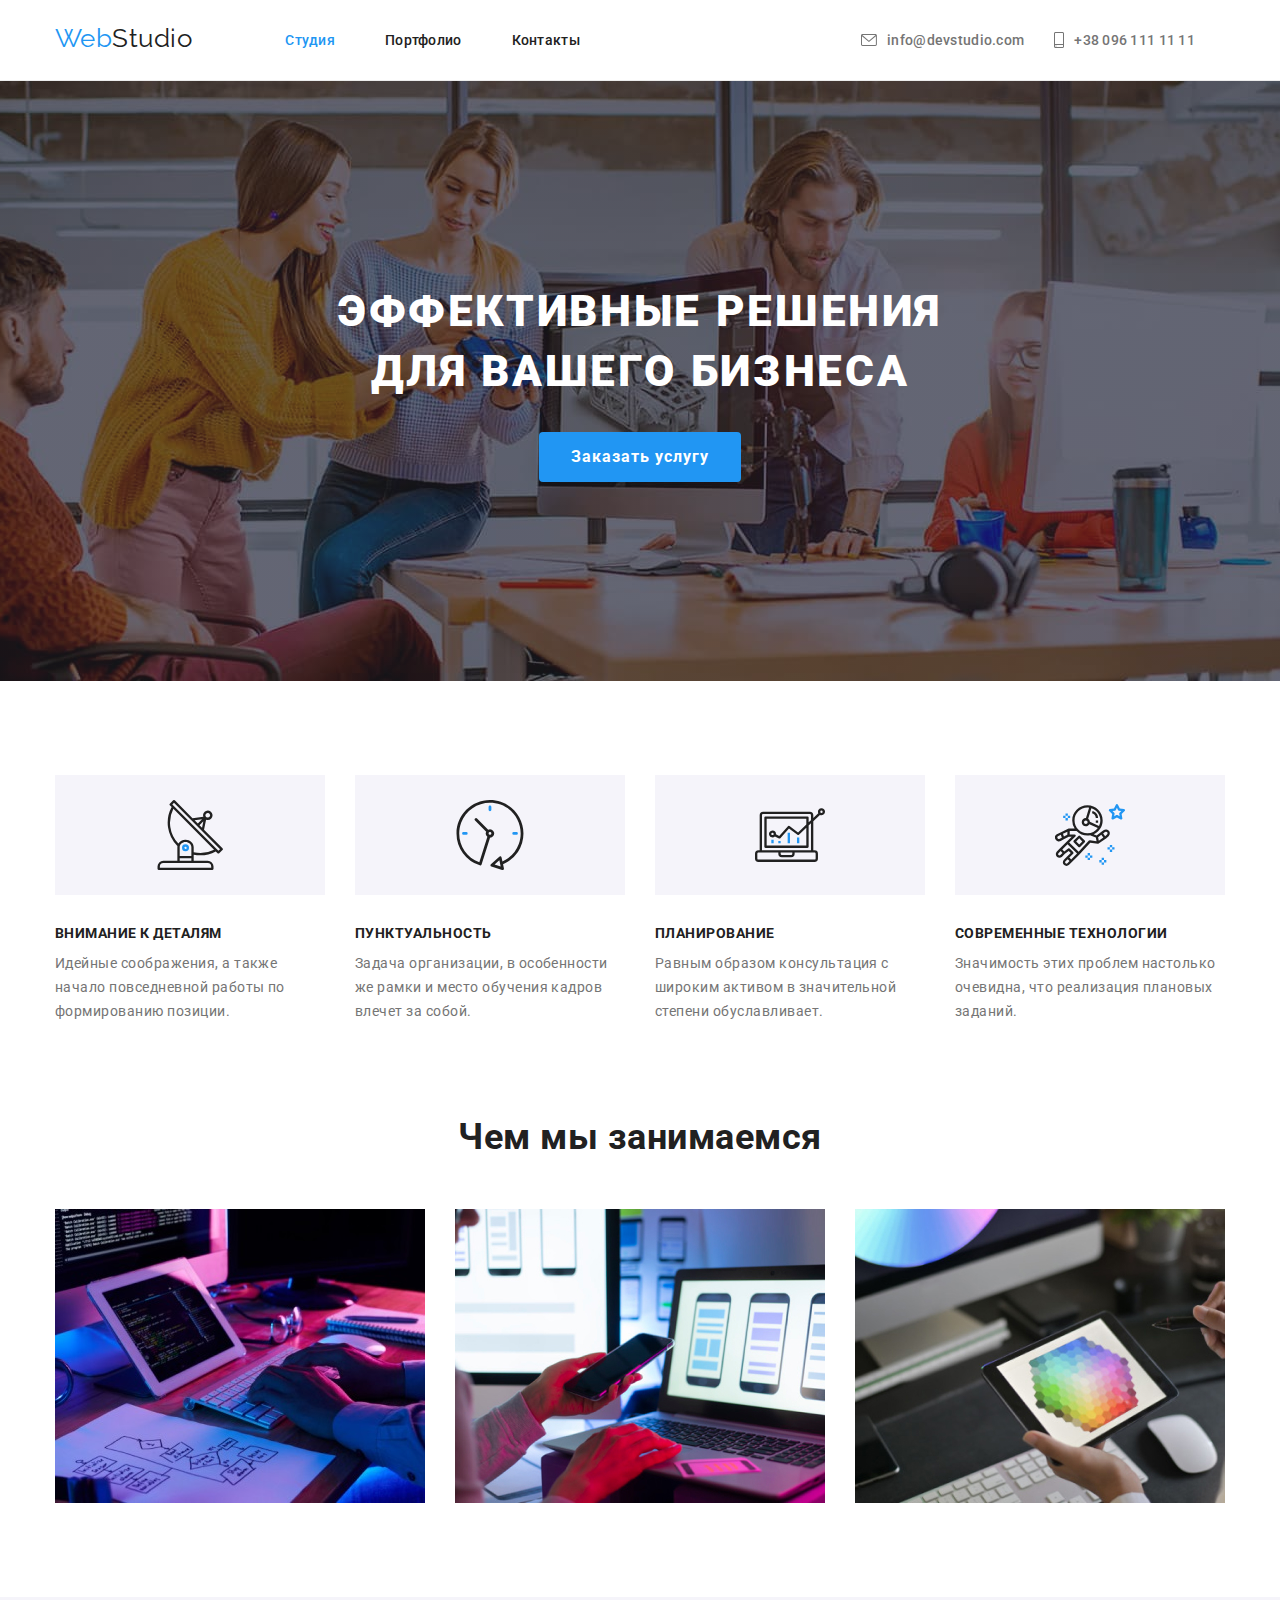
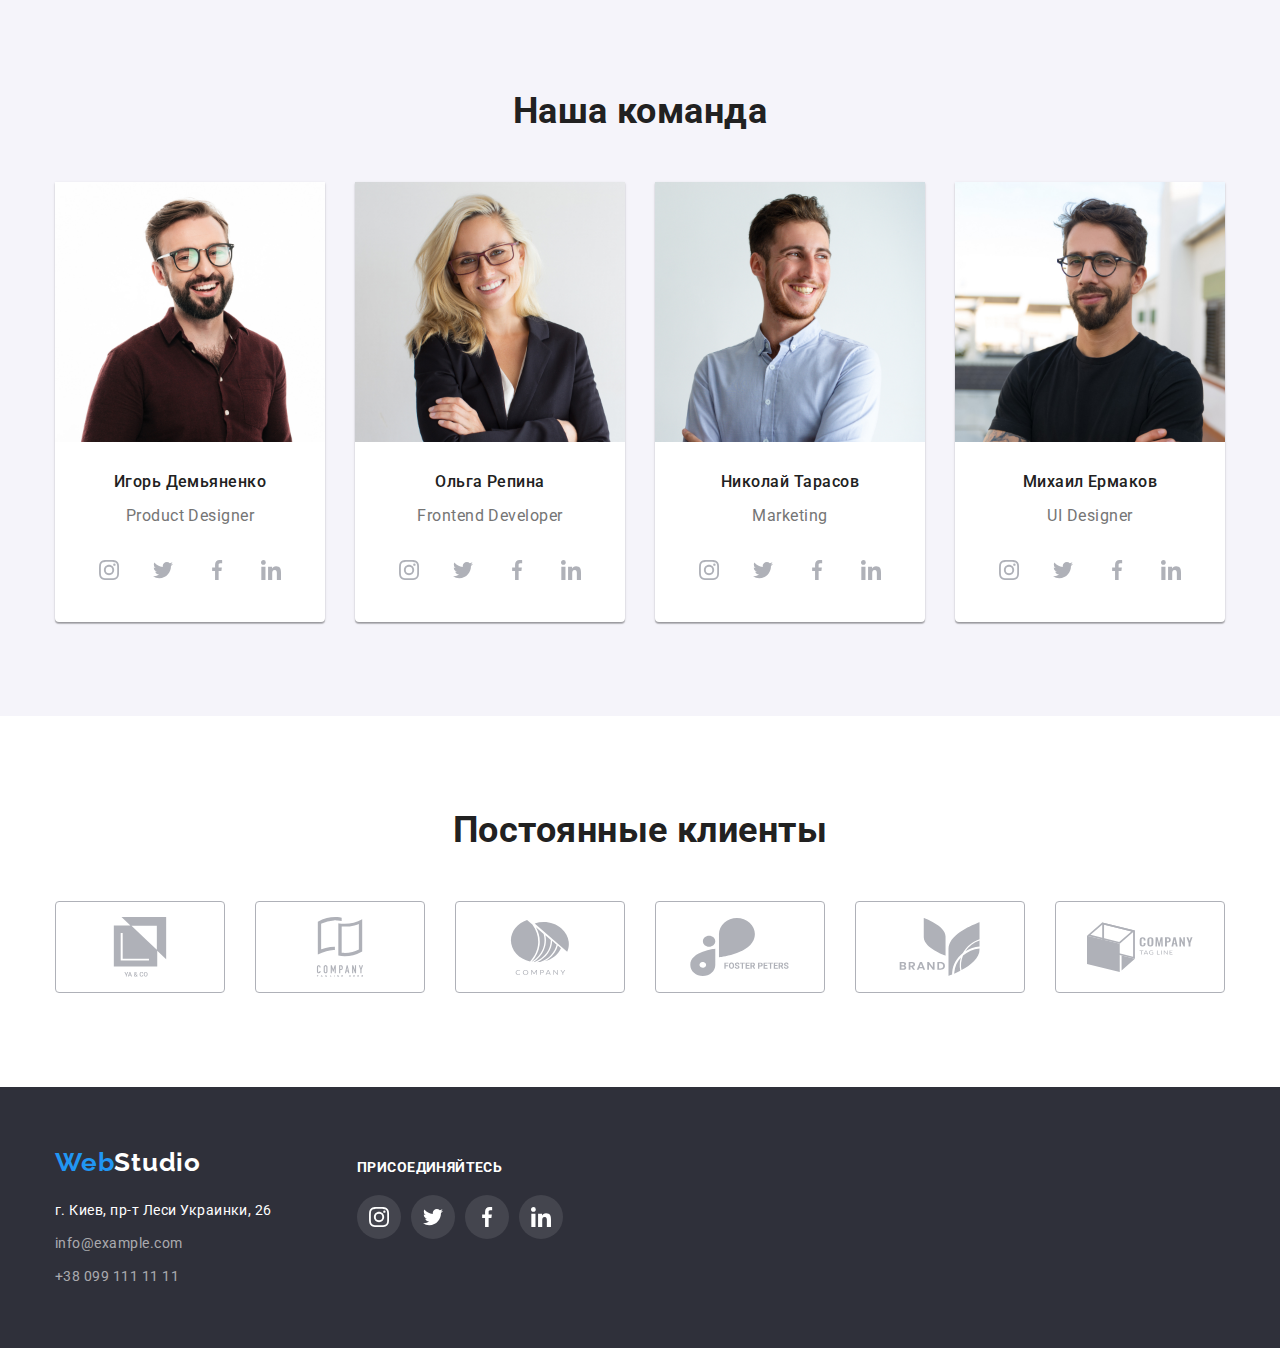
<file: index.html>
<!DOCTYPE html>
<html lang="ru">
<head>
    <meta charset="UTF-8">
    <meta http-equiv="X-UA-Compatible" content="IE=edge">
    <meta name="viewport" content="width=device-width, initial-scale=1.0">
    <title>Студия</title>
    <link href="https://fonts.googleapis.com/css2?family=Raleway:wght@700&family=Roboto:wght@400;500;700;900&display=swap"
        rel="stylesheet">
    <link rel="stylesheet" href="https://cdnjs.cloudflare.com/ajax/libs/modern-normalize/1.1.0/modern-normalize.min.css">
    <link rel="stylesheet" href="./css/styles.css">
</head>
<body>

    <!--Шапка сайта-->

    <header class="page-header">
        <div class="container main-nav">
        <nav class="header-nav">
            <a href="./index.html" class="logo">Web<span class="second">Studio</span></a>
        <ul class="site-nav list">
            <li class="item"><a href="./index.html" class="link current">Студия</a></li>
            <li class="item"><a href="./portfolio.html" class="link">Портфолио</a></li>
            <li class="item"><a href="" class="link">Контакты</a></li>
        </ul>
        </nav>
       
        <ul class="auht-nav list">
            <li class="item">
                
                <a class="auht-nav-link link" href="mailto:info@devstudio.com">
                    <svg class="auth-nav-icon" width="16" height="12">
                        <use href="./imges/symbol-defs5.svg#envelope"></use>
                    </svg>
                info@devstudio.com</a>
            </li>

            <li class="item">

                <a class="auht-nav-link link" href="tel:+380961111111" >
                    <svg class="auth-nav-icon" width="10" height="16">
                        <use href="./imges/symbol-defs5.svg#smartphone"></use>
                    </svg>
                    
               +38 096 111 11 11</a>
            </li>
        </ul>
        </div>
    </header>
    <main>

    <!--Герой-->

       <div class="hero overlay">
        <section>
            <div class="conteiner">
            <h1 class="title">Эффективные решения <br />для вашего бизнеса</h1>
            <button type="button" class="button primary">Заказать услугу</button>
            </div>
        </section>
       </div>

    <!--Преимущества-->
    <section class="section no-padding">
        <div class="container">
        <h2 class="visually-hidden">Преимущества</h2>
        <ul class="feature-list list">
            <li class="item">
                <div class="feature-list-icon">
                    <svg class="feature-icon" width="70" height="70">
                        <use href="./imges/symbol-defs5.svg#antenna1"></use>
                    </svg>
                </div>
            <h3 class="title">Внимание к деталям</h3>
            <p class="text">Идейные соображения, а также начало повседневной работы по формированию позиции.</p>

        </li>
        <li class="item">
            <div class="feature-list-icon">
                <svg class="feature-icon" width="70" height="70">
                    <use href="./imges/symbol-defs5.svg#clock2"></use>
                </svg>
            </div>
            <h3 class="title">Пунктуальность</h3>
            <p class="text">Задача организации, в особенности же рамки и место обучения кадров влечет за собой.</p>
        </li>
        <li class="item">
            <div class="feature-list-icon">
                <svg class="feature-icon" width="70" height="70">
                    <use href="./imges/symbol-defs5.svg#diagram3"></use>
                </svg>
            </div>
            <h3 class="title">Планирование</h3>
            <p class="text">Равным образом консультация с широким активом в значительной степени обуславливает.</p>
        </li>
        <li class="item">
            <div class="feature-list-icon">
                <svg class="feature-icon" width="70" height="70">
                    <use href="./imges/symbol-defs5.svg#astronaut4"></use>
                </svg>
            </div>
            <h3 class="title">Современные технологии</h3>
            <p class="text">Значимость этих проблем настолько очевидна, что реализация плановых заданий.</p>
        </li>
    </ul>
    </div>
    </section >

    <!--Занятие-->

    <section class="section no-padding work">
        <div class="container">
        <h2 class="caption">Чем мы занимаемся</h2>
        <ul class="caption-list list">
            <li class="caption-img">
                <img src="./imges/box1.jpg" alt="HTML" width="370" height="294">
            </li>
            <li class="caption-img">
                <img src="./imges/box2.jpg" alt="CSS" width="370" height="294">
            </li>
            <li class="caption-img">
                <img src="./imges/box3.jpg" alt="JS" width="370" height="294">
            </li>
        </ul>
        </div>
    </section>

    <!--Команда-->

    <section class="section team no-padding">
        <div class="container">
        <h2 class="caption">Наша команда</h2>
        <ul class="team list">
            <li class="team-worker">
                <img class="team-img" src="./imges/igor.jpg" alt="Игорь Демьяненко" width="270" height="260">
                <div class="team-container">
                <h3 class="title">Игорь Демьяненко</h3>
                <p lang="en" class="text">Product Designer</p>

            

                <ul class="social-icon list">
                    
                    <li class="list-social-icon">
                        <a class="social-media-link  link" href="" target="_blank" rel="noopener noreferrer" aria-label="instagram">
                        <svg class="team-social-icon" width="20" height="20">
                             <use class="letter" href="./imges/symbol-defs5.svg#instagram"> </use>
                        </svg>
                        </a>
                    </li>
                    <li class="list-social-icon">
                        <a class="social-media-link  link" href="" target="_blank" rel="noopener noreferrer" aria-label="twitter">
                        <svg class="team-social-icon" width="20" height="20">
                            <use href="./imges/symbol-defs5.svg#twitter"> </use>
                        </svg>
                        </a>
                    </li>
                    <li class="list-social-icon">
                        <a class="social-media-link  link" href="" target="_blank" rel="noopener noreferrer" aria-label="facebook">
                        <svg class="team-social-icon" width="20" height="20">
                            <use href="./imges/symbol-defs5.svg#facebook"> </use>
                        </svg>
                        </a>
                    </li>
                    <li class="list-social-icon">
                        <a class="social-media-link  link" href="" target="_blank" rel="noopener noreferrer" aria-label="linkedin">
                        <svg class="team-social-icon" width="20" height="20">
                            <use href="./imges/symbol-defs5.svg#linkedin"> </use>
                        </svg>
                        </a>
                    </li>
                    
                </ul>
               
                </div>
            </li>
            <li class="team-worker">
                <img class="team-img" src="./imges/olga.jpg" alt="Ольга Репина" width="270" height="260">
                <div class="team-container">
                <h3 class="title">Ольга Репина</h3>
                <p lang="en" class="text">Frontend Developer</p>

                <ul class="social-icon list">
                
                    <li class="list-social-icon">
                        <a class="social-media-link  link" href="" target="_blank" rel="noopener noreferrer" aria-label="instagram">
                            <svg class="team-social-icon" width="20" height="20">
                                <use href="./imges/symbol-defs5.svg#instagram"> </use>
                            </svg>
                        </a>
                    </li>
                    <li class="list-social-icon">
                        <a class="social-media-link  link" href="" target="_blank" rel="noopener noreferrer" aria-label="twitter">
                            <svg class="team-social-icon" width="20" height="20">
                                <use href="./imges/symbol-defs5.svg#twitter"> </use>
                            </svg>
                        </a>
                    </li>
                    <li class="list-social-icon">
                        <a class="social-media-link  link" href="" target="_blank" rel="noopener noreferrer" aria-label="facebook">
                            <svg class="team-social-icon" width="20" height="20">
                                <use href="./imges/symbol-defs5.svg#facebook"> </use>
                            </svg>
                        </a>
                    </li>
                    <li class="list-social-icon">
                        <a class="social-media-link  link" href="" target="_blank" rel="noopener noreferrer" aria-label="linkedin">
                            <svg class="team-social-icon" width="20" height="20">
                                <use href="./imges/symbol-defs5.svg#linkedin"> </use>
                            </svg>
                        </a>
                    </li>
                
                </ul>
                </div>
            </li>
            <li class="team-worker">
                <img class="team-img" src="./imges/nik.jpg" alt="Николай Тарасов" width="270" height="260">
                <div class="team-container">
                <h3 class="title">Николай Тарасов</h3>
                <p lang="en" class="text">Marketing</p>

                <ul class="social-icon list">
                
                    <li class="list-social-icon">
                        <a class="social-media-link  link" href="" target="_blank" rel="noopener noreferrer" aria-label="instagram">
                            <svg class="team-social-icon" width="20" height="20">
                                <use href="./imges/symbol-defs5.svg#instagram"> </use>
                            </svg>
                        </a>
                    </li>
                    <li class="list-social-icon">
                        <a class="social-media-link  link" href="" target="_blank" rel="noopener noreferrer" aria-label="twitter">
                            <svg class="team-social-icon" width="20" height="20">
                                <use href="./imges/symbol-defs5.svg#twitter"> </use>
                            </svg>
                        </a>
                    </li>
                    <li class="list-social-icon">
                        <a class="social-media-link  link" href="" target="_blank" rel="noopener noreferrer" aria-label="facebook">
                            <svg class="team-social-icon" width="20" height="20">
                                <use href="./imges/symbol-defs5.svg#facebook"> </use>
                            </svg>
                        </a>
                    </li>
                    <li class="list-social-icon">
                        <a class="social-media-link  link" href="" target="_blank" rel="noopener noreferrer" aria-label="linkedin">
                            <svg class="team-social-icon" width="20" height="20">
                                <use href="./imges/symbol-defs5.svg#linkedin"> </use>
                            </svg>
                        </a>
                    </li>
                
                </ul>
                </div>
            </li>
            <li class="team-worker">
                <img class="team-img" src="./imges/mih.jpg" alt="Михаил Ермаков" width="270" height="260">
                <div class="team-container">
                <h3 class="title">Михаил Ермаков</h3>
                <p lang="en" class="text">UI Designer</p>

                <ul class="social-icon list">
                
                    <li class="list-social-icon">
                        <a class="social-media-link  link" href="" target="_blank" rel="noopener noreferrer" aria-label="instagram">
                            <svg class="team-social-icon" width="20" height="20">
                                <use href="./imges/symbol-defs5.svg#instagram"> </use>
                            </svg>
                        </a>
                    </li>
                    <li class="list-social-icon">
                        <a class="social-media-link  link" href="" target="_blank" rel="noopener noreferrer" aria-label="twitter">
                            <svg class="team-social-icon" width="20" height="20">
                                <use href="./imges/symbol-defs5.svg#twitter"> </use>
                            </svg>
                        </a>
                    </li>
                    <li class="list-social-icon">
                        <a class="social-media-link  link" href="" target="_blank" rel="noopener noreferrer" aria-label="facebook">
                            <svg class="team-social-icon" width="20" height="20">
                                <use href="./imges/symbol-defs5.svg#facebook"> </use>
                            </svg>
                        </a>
                    </li>
                    <li class="list-social-icon">
                        <a class="social-media-link  link" href="" target="_blank" rel="noopener noreferrer" aria-label="linkedin">
                            <svg class="team-social-icon" width="20" height="20">
                                <use href="./imges/symbol-defs5.svg#linkedin"> </use>
                            </svg>
                        </a>
                    </li>
                
                </ul>

              
                </div>
            </li>
        </ul>
        </div>
    </section>

    <!-- Клиенты -->
    <section class="section no-padding">
        <div class="container">
            <h2 class="caption">Постоянные клиенты</h2>
            <ul class="partner-list list">
                <li class="item">
                    <a class="partner-link" href="">
                        <svg class="partner-icon" width="106" height="60">
                            <use class="group-11" href="./imges/symbol-defs5.svg#group-11"></use>
                        </svg>
                    </a>
                    </li>
                <li class="item">
                    <a class="partner-link" href="">
                        <svg class="partner-icon" width="106" height="60">
                            <use href="./imges/symbol-defs5.svg#group-21"></use>
                        </svg>
                    </a>
                </li>
                <li class="item">
                    <a class="partner-link" href="">
                        <svg class="partner-icon" width="106" height="60">
                            <use href="./imges/symbol-defs5.svg#group-3"></use>
                        </svg>
                    </a>  
                </li>
                <li class="item">                
                    <a class="partner-link" href="">
                        <svg class="partner-icon" width="106" height="60">
                        <use href="./imges/symbol-defs5.svg#group-2"></use>
                    </svg>
                   </a>          
                </li>
                <li class="item"> 
                    <a class="partner-link" href="">
                        <svg class="partner-icon" width="106" height="60">
                            <use href="./imges/symbol-defs5.svg#group-1"></use>
                        </svg>
                    </a>
                </li>
                <li class="item">
                    <a class="partner-link" href="">
                        <svg class="partner-icon" width="106" height="60">
                            <use href="./imges/symbol-defs5.svg#group"></use>
                        </svg>
                   </a>
                </li>
            </ul>
        </div>
    </section>


    </main>


    <!--Футер-->

    <footer class="footer">
        <div class="container">
            <div class="footer-adress" >
        <a href="./index.html" class="logo">Web<span class="secondary">Studio</span></a>
        <address class="address">
            <ul class="contact list">
            <li class="item item-map"><a href="https://goo.gl/maps/piqngm7oDQpEDh6u6" target="_blank" rel="noopener nofollow noreferrer" class="link">г. Киев, пр-т Леси Украинки, 26</a></li>
            <li class="item"><a href="mailto:info@example.com" class="info">info@example.com</a></li>
            <li class="item"><a href="tel:+380991111111" class="info">+38 099 111 11 11</a></li>    
            </ul> 
        </address>
        </div>

        <div class="footer-social">
        <h2 class="caption">присоединяйтесь</h2>
            <ul class="social-icon list">
        
                <li class="list-social-icon">
                    <a class="link" href="" target="_blank" rel="noopener noreferrer" aria-label="instagram"></a>
                    <svg class="team-social-icon" width="20" height="20">
                        <use href="./imges/symbol-defs5.svg#instagram"> </use>
                    </svg>
                </li>
                <li class="list-social-icon">
                    <a class="link" href="" target="_blank" rel="noopener noreferrer" aria-label="twitter"></a>
                    <svg class="team-social-icon" width="20" height="20">
                        <use href="./imges/symbol-defs5.svg#twitter"> </use>
                    </svg>
                </li>
                <li class="list-social-icon">
                    <a class="link" href="" target="_blank" rel="noopener noreferrer" aria-label="facebook"></a>
                    <svg class="team-social-icon" width="20" height="20">
                        <use href="./imges/symbol-defs5.svg#facebook"> </use>
                    </svg>
                </li>
                <li class="list-social-icon">
                    <a class="link" href="" target="_blank" rel="noopener noreferrer" aria-label="linkedin"></a>
                    <svg class="team-social-icon" width="20" height="20">
                        <use href="./imges/symbol-defs5.svg#linkedin"> </use>
                    </svg>
        
                </li>
        
            </ul>
        
        </div>
        </div>
    </footer>
</body>
</html>
</file>
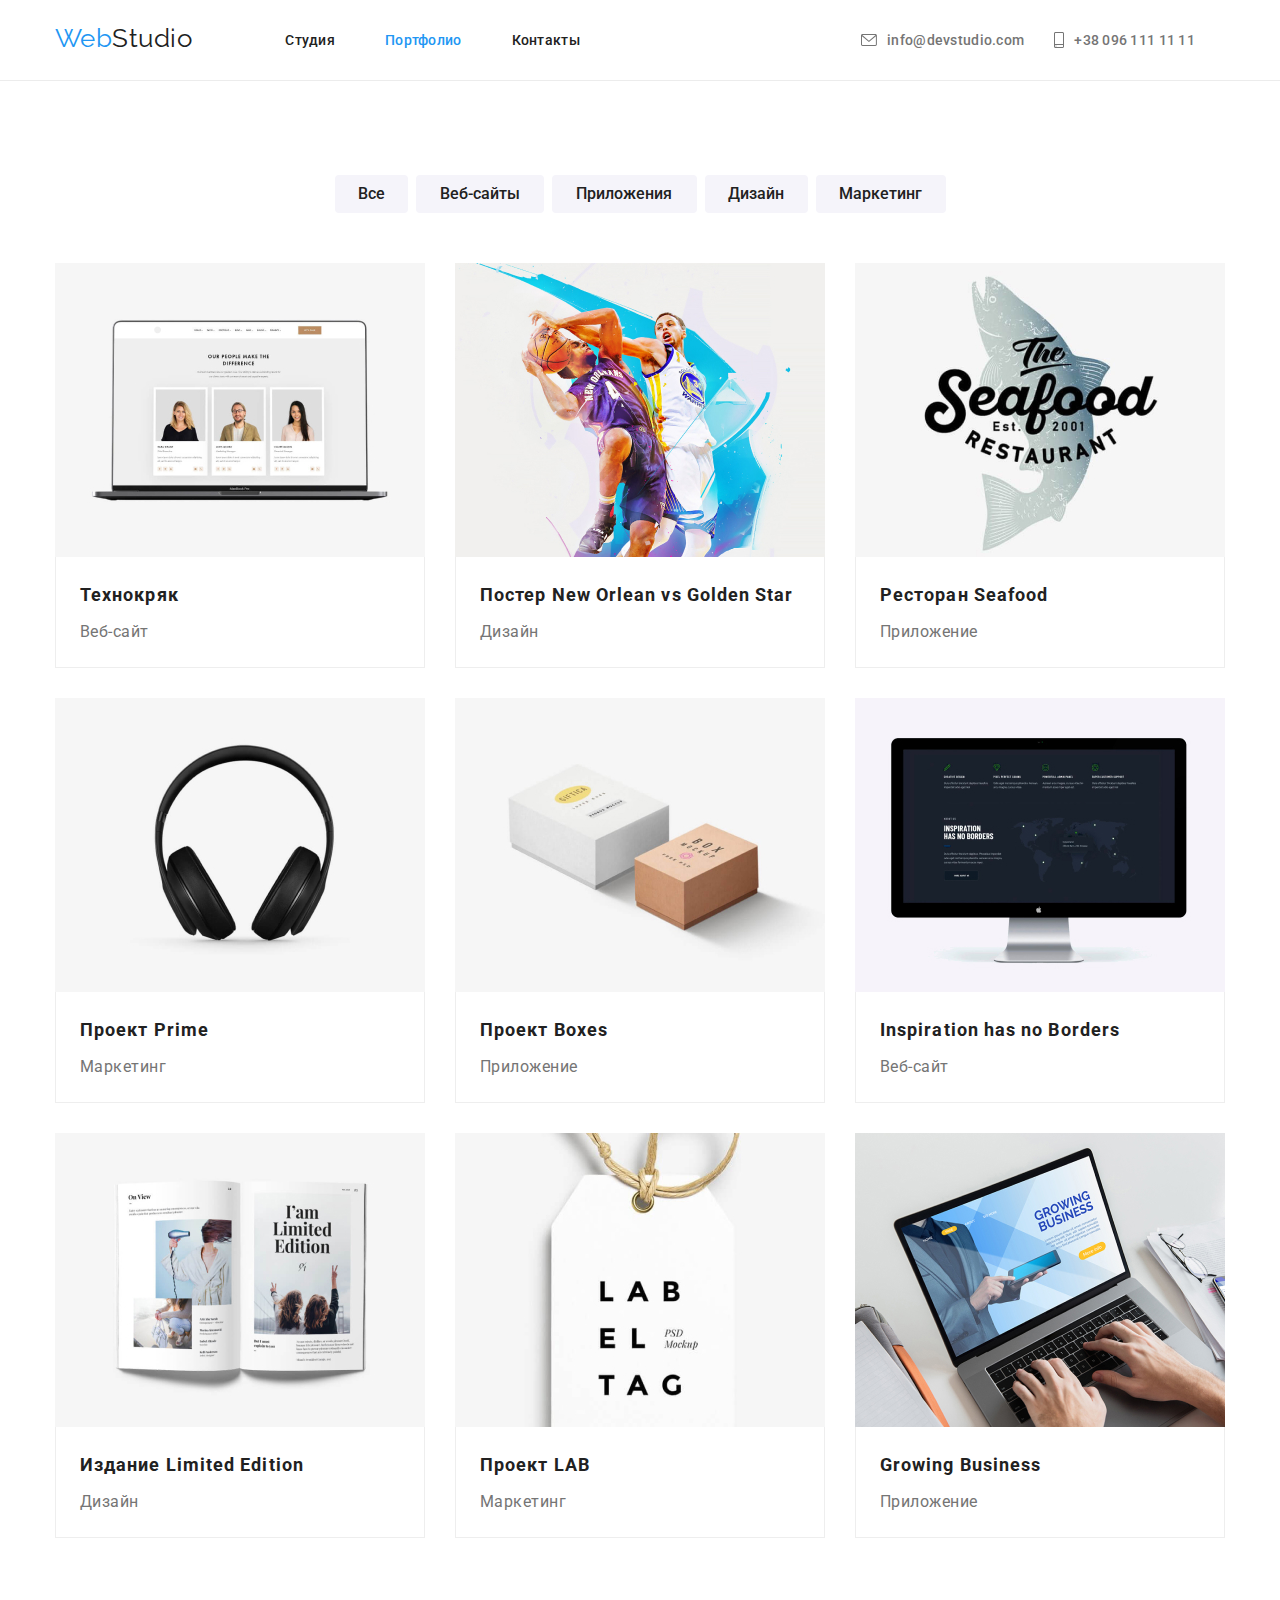
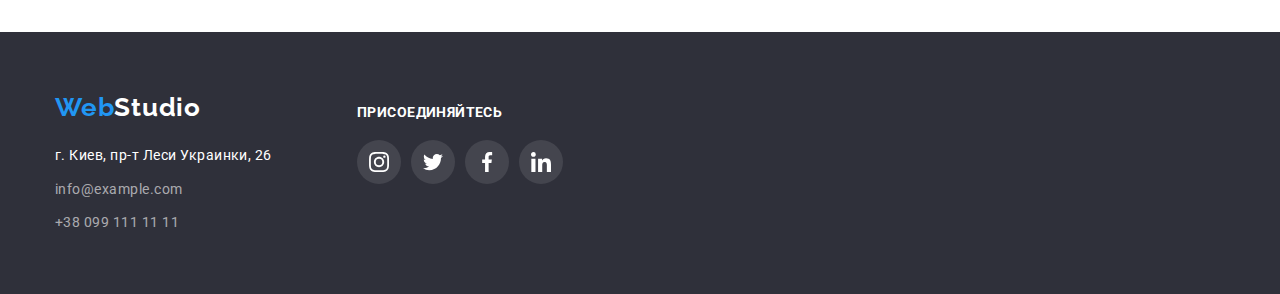
<file: portfolio.html>
<!DOCTYPE html>
<html lang="ru">

<head>
    <meta charset="UTF-8">
    <meta http-equiv="X-UA-Compatible" content="IE=edge">
    <meta name="viewport" content="width=device-width, initial-scale=1.0">
    <title>Студия</title>
    <link
        href="https://fonts.googleapis.com/css2?family=Raleway:wght@700&family=Roboto:wght@400;500;700;900&display=swap"
        rel="stylesheet">
    <link rel="stylesheet" href="https://cdnjs.cloudflare.com/ajax/libs/modern-normalize/1.1.0/modern-normalize.min.css">
    <link rel="stylesheet" href="./css/styles.css">
</head>


<body>

    <!--Шапка сайта-->
    
    <header class="page-header">
        <div class="container main-nav">
            <nav class="header-nav">
                <a href="./index.html" class="logo">Web<span class="second">Studio</span></a>
                <ul class="site-nav list">
                    <li class="item"><a href="./index.html" class="link ">Студия</a></li>
                    <li class="item"><a href="./portfolio.html" class="link current">Портфолио</a></li>
                    <li class="item"><a href="" class="link">Контакты</a></li>
                </ul>
            </nav>
    
            <ul class="auht-nav list">
                <li class="item">
    
                    <a class="auht-nav-link link" href="mailto:info@devstudio.com" >
                        <svg class="auth-nav-icon" width="16" height="12">
                            <use href="./imges/symbol-defs5.svg#envelope"></use>
                        </svg>
                        info@devstudio.com</a>
                </li>
    
                <li class="item">
    
                    <a class="auht-nav-link link" href="tel:+380961111111" >
                        <svg class="auth-nav-icon" width="10" height="16">
                            <use href="./imges/symbol-defs5.svg#smartphone"></use>
                        </svg>
    
                        +38 096 111 11 11</a>
                </li>
            </ul>
        </div>
    </header>
    <main>
        <!--Портфолио-->

        <section class="section no-padding">
        <div class="container"> 
        <h1 class="visually-hidden">Портофолио</h1>
        <ul class="list filter">
            <li class="item"> <button type="button" class="button secondary all">Все</button></li>
            <li class="item"> <button type="button" class="button secondary veb">Веб-сайты</button></li>
            <li class="item"> <button type="button" class="button secondary app">Приложения</button></li>
            <li class="item"> <button type="button" class="button secondary des">Дизайн</button></li>
            <li class="item"> <button type="button" class="button secondary mark">Маркетинг</button></li>  
        </ul>
        

        
        <ul class="projects link list">
            <li class="projects-element">
                <a href="" class="link-elements">
                <img src="./imges/portfolio/img1.jpg" alt="Экран ноутбука" width="370" height="294">
                <div class="projects-box">
                <h2 class="title">Технокряк</h2>
                <p class="text">Веб-сайт</p>
                </div>
                </a>
            </li>
            <li class="projects-element">
                <a href="" class="link-elements">
                <img src="./imges/portfolio/img2.jpg" alt="Два баскетболиста" width="370" height="294">
                <div class="projects-box">
                <h2 class="title">Постер New Orlean vs Golden Star</h2>
                <p class="text">Дизайн</p>
                </div>
                </a>
            </li>
            <li class="projects-element">
                <a href="" class="link-elements">
                <img src="./imges/portfolio/img3.jpg" alt="Рыба" width="370" height="294">
                <div class="projects-box">
                <h2 class="title">Ресторан Seafood</h2>
                <p class="text">Приложение</p>
                </div>
                </a>
            </li>
            <li class="projects-element">
                <a href="" class="link-elements">
                <img src="./imges/portfolio/img4.jpg" alt="Наушники" width="370" height="294">
                <div class="projects-box">
                <h2 class="title">Проект Prime</h2>
                <p class="text">Маркетинг</p>
                </div>
                </a>
            </li>
            <li class="projects-element">
                <a href="" class="link-elements">
                <img src="./imges/portfolio/img5.jpg" alt="Две коробочки" width="370" height="294">
                <div class="projects-box">
                <h2 class="title">Проект Boxes</h2>
                <p class="text">Приложение</p>
                </div>
                </a>
            </li>
            <li class="projects-element">
                <a href="" class="link-elements">
                <img src="./imges/portfolio/img6.jpg" alt="Монитор компьютера" width="370" height="294">
                <div class="projects-box">
                <h2 lang="en" class="title">Inspiration has no Borders</h2>
                <p class="text">Веб-сайт</p>
                </div>
                </a>
            </li>
            <li class="projects-element">
                <a href="" class="link-elements">
                <img src="./imges/portfolio/img7.jpg" alt="Раскрытая книга" width="370" height="294">
                <div class="projects-box">
                <h2 class="title">Издание Limited Edition</h2>
                <p class="text">Дизайн</p>
                </div>
                </a>
            </li>
            <li class="projects-element">
                <a href="" class="link-elements">
                <img src="./imges/portfolio/img8.jpg" alt="Этикетка" width="370" height="294">
                <div class="projects-box">
                <h2 class="title">Проект LAB</h2>
                <p class="text">Маркетинг</p>
                </div>
                </a>
            </li>
            <li class="projects-element">
                <a href="" class="link-elements">
                <img src="./imges/portfolio/img9.jpg" alt="Ноутбук" width="370" height="294">
                <div class="projects-box">
                <h2 lang="en" class="title">Growing Business</h2>
                <p class="text">Приложение</p>
                </div>
                </a>
            </li>  
        </ul>
        </div>
        </section>

    </main>

    <!--Футер-->
    
    <footer class="footer">
        <div class="container">
            <div class="footer-adress">
                <a href="./index.html" class="logo">Web<span class="secondary">Studio</span></a>
                <address class="address">
                    <ul class="contact list">
                        <li class="item item-map"><a href="https://goo.gl/maps/piqngm7oDQpEDh6u6" target="_blank"
                                rel="noopener nofollow noreferrer" class="link">г. Киев, пр-т Леси Украинки, 26</a></li>
                        <li class="item"><a href="mailto:info@example.com" class="info">info@example.com</a></li>
                        <li class="item"><a href="tel:+380991111111" class="info">+38 099 111 11 11</a></li>
                    </ul>
                </address>
            </div>
    
            <div class="footer-social">
                <h2 class="caption">присоединяйтесь</h2>
                <ul class="social-icon list">
    
                    <li class="list-social-icon">
                        <a class="link" href="" target="_blank" rel="noopener noreferrer" aria-label="instagram"></a>
                        <svg class="team-social-icon" width="20" height="20">
                            <use href="./imges/symbol-defs5.svg#instagram"> </use>
                        </svg>
                    </li>
                    <li class="list-social-icon">
                        <a class="link" href="" target="_blank" rel="noopener noreferrer" aria-label="twitter"></a>
                        <svg class="team-social-icon" width="20" height="20">
                            <use href="./imges/symbol-defs5.svg#twitter"> </use>
                        </svg>
                    </li>
                    <li class="list-social-icon">
                        <a class="link" href="" target="_blank" rel="noopener noreferrer" aria-label="facebook"></a>
                        <svg class="team-social-icon" width="20" height="20">
                            <use href="./imges/symbol-defs5.svg#facebook"> </use>
                        </svg>
                    </li>
                    <li class="list-social-icon">
                        <a class="link" href="" target="_blank" rel="noopener noreferrer" aria-label="linkedin"></a>
                        <svg class="team-social-icon" width="20" height="20">
                            <use href="./imges/symbol-defs5.svg#linkedin"> </use>
                        </svg>
    
                    </li>
    
                </ul>
    
            </div>
        </div>
    </footer>
    </body>
    
    </html>
</file>
<file: css/styles.css>
/* цвет основного текста #212121 */
/* вторичный цвет текста #757575 */
/* цвет основного фона белый #FFFFFF */
/* акцент 2196F3 */
/* вторичный цвет фона 2F303A */

:root {
    --primary-text-color: #212121;
    --title-text-color: #757575;
    --accent-color: #2196F3;
    --primary-white-color: #FFFFFF;
    --secondary-bg-gray-color: #2F303A;
    --secondary-dg-but-color: #F5F4FA;
}

body {
    background-color: var(--primary-white-color);
    color: var(--primary-text-color);

    font-family: Roboto, sans-serif;
    letter-spacing: 0.03em
}

img {
    display: block;
    max-width: 100%;
    height: auto;
}

.visually-hidden {
    position: absolute;
    white-space: nowrap;
    width: 1px;
    height: 1px;
    overflow: hidden;
    border: 0;
    padding: 0;
    clip: rect(0 0 0 0);
    clip-path: inset(50%);
    margin: -1px;
}
/* Утилиты */

.container {
    margin-left: auto;
    margin-right: auto;
    width: 1200px;
    padding-left: 15px;
    padding-right: 15px;
    
    margin-top: 0 auto;
}
 
/* outline: 2px solid red; */

.list {
    list-style: none;
    margin: 0;
    padding: 0;
}



/* Стили для html */



/* Шапка сайта Site nav */



.logo {
    padding-top: 24px;
    padding-bottom: 25px;

    color: var(--accent-color);

    font-family: Raleway, sans-serif;
    font-size: 26px;
    line-height: 1.2x;
    text-decoration: none;
    
}

.logo .second {
    color: var(--primary-text-color);
}

.main-nav {
    display: flex;
    
}



.page-header {
    border-bottom: 1px solid #ECECEC;

}

.header-nav {
    display: flex;
    
}

.site-nav {
    display: flex;
    margin-left: 93px;
    
}

.site-nav .item {
    margin-right: 50px;
}

.site-nav .item:last-child {
    margin-right: 0;
}


.site-nav .link {
    display: block;
    padding-top: 32px;
    padding-bottom: 32px;

    color: var(--primary-text-color);

    font-weight: 500;
    font-size: 14px;
    line-height: 1.15;
    letter-spacing: 0.02em;
    text-decoration: none;
    
}

.site-nav .link:hover,
.site-nav .link:focus {
    color: var(--accent-color);
}

.site-nav .link.current {
    color: var(--accent-color);
}




.auht-nav {
    display: flex;
    margin-left: auto;
    

}

/* Иконки навигации */


.auht-nav-link {
    display: flex;
    padding-top: 32px;
    padding-bottom: 32px;

    margin-right: 30px;
    
    color: var(--title-text-color);
    
    font-weight: 500;
    font-size: 14px;
    line-height: 1.15;
    letter-spacing: 0.02em;
    text-decoration: none;
    
    text-align: center;
    justify-content: center;
    align-items: center;
    
}




.auth-nav-icon {
    margin-right: 10px;
    fill: currentColor;

}



.auht-nav-link:hover,
.auht-nav-link:focus {
    color: var(--accent-color);
}





/* Герой */




.hero {
   
    padding-top: 200px;
    padding-bottom: 200px;

    color: var(--primary-white-color);
    background-color: var(--secondary-bg-gray-color);

    left: 0px;
    top: 80px;
    text-align: center;
    display: block;


}

.overlay {
    max-width: 1600px;
    height: 600px;
    margin-left: auto;
    margin-right: auto;
    background-image: linear-gradient(to right, rgba(47, 48, 58, 0.4), rgba(47, 48, 58, 0.4)), url("../imges/bg.jpg");
    background-repeat: no-repeat;
    background-position: center;
    background-size: cover;

}




.hero .title {
    margin-bottom: 30px;
    margin-top: 0;

    text-transform: uppercase;
    font-weight: 900;
    font-size: 44px;
    line-height: 1.37;
    letter-spacing: 0.06em;
    text-align: center;

}

/* button */
.button {
    text-align: center;
    border-radius: 4px;
    display: inline-block;
    border: transparent;
    justify-content: center;

    color: var(--primary-white-color);
    background-color: var(--accent-color);

    cursor: pointer;
    border: none;   
}

.button.primary {
    padding: 10px 32px;

    min-width: 200px;
    cursor: pointer;
    font-weight: 700;
    font-size: 16px;
    line-height: 1.88;
    letter-spacing: 0.06em;
    border: none;
}




/* Преимущества feature-list*/

.feature-list {
    display: flex;
    flex-wrap: wrap;
    padding-left: 0;
}

.feature-list-icon {
    display: flex;
    height: 120px;
    justify-content: center;
    
    text-align: center;
    align-items: center;
    
    background-color: #F5F4FA;
    
    margin-bottom: 30px;
}

.feature-list .item {
    width: 270px;
    
}

.feature-list .item:not(:last-child) {
    margin-right: 30px;

}

.feature-list .title {
    margin: 0;
    margin-bottom: 10px;
   
    color: var(--title-text---color);

    text-transform: uppercase;
    font-weight: 700;
    font-size: 14px;
    line-height: 1.15;
} 

.feature-list .text {
    margin: 0;
    
    color: #757575;

    font-weight: 400;
    font-size: 14px;
    line-height: 1.72;
    
}




/* Занятия */

.section {
   
   padding-top: 94px;
   padding-bottom: 94px;
    
}

.section .no-padding {
    padding-top: 0;
    padding-bottom: 0;
}

.section.no-padding.work {
    padding-top: 0;
}

.section .caption {
    margin-top: 0;
    margin-bottom: 50px;
    
    color: var(--primary-text-color);

    font-weight: 700;
    font-size: 36px;
    line-height: 1,17;
    text-align: center;
   

}


.caption-list {
    display: flex;
 }


.caption-img:nth-child(2) {
    margin-right: 30px;
    margin-left: 30px;
}





/* Команда */

.section.team  {
    background-color: var(--secondary-dg-but-color);
}

.team-container {
    padding-top: 30px;
    padding-bottom: 30px;
}

.section .team  {
    display: flex;
}
.team .title {
    margin-bottom: 10px;
    margin-top: 0;

    color: var(--primary-text-color);

    font-weight: 500;
    font-size: 16px;
    line-height: 1.19;
    text-align: center;
    
}

.team .text {
    margin-top: 0;
    margin-bottom: 16px;

    color: var(--title-text-color);

    font-weight: 400;
    font-size: 16px;
    line-height: 1.9;
    text-align: center;
    
}


.team-worker:nth-child(-n+3) {
    margin-right: 30px;
}

.team-worker {
    background: var(--primary-white-color);
    box-shadow: 0px 1px 3px rgba(0, 0, 0, 0.12), 0px 1px 1px rgba(0, 0, 0, 0.14), 0px 2px 1px rgba(0, 0, 0, 0.2);
    border-radius: 0px 0px 4px 4px;
}




/* Соцсети Команды*/

.social-icon{
    display: flex;
    justify-content: center;
    align-items: center;
    text-align: center;
}

.list-social-icon:not(:last-child) {
    margin-right: 10px;
}

.social-media-link {
    display: flex;
    align-items: center;
    justify-content: center;
    width: 44px;
    height: 44px;
    color: #AFB1B8;
    border-radius: 50%;
}

.team-social-icon {
    fill: currentColor;
}
.social-media-link:hover,
.social-media-link:focus {
    color: #FFFFFF;
    background-color: var(--accent-color);

}






/*  Клиенты  */


.partner-list {
    display: flex;
    flex-wrap: wrap;
    padding-left: 0;

}

.partner-link {
    display: flex;
    text-align: center;
    justify-content: center;
    align-items: center;

    color: #AFB1B8;

    width: 170px;
    height: 92px;
    
    border: 1px solid #AFB1B8;
    border-radius: 4px;
}

.partner-list .item:not(:last-child) {
    margin-right: 30px;

}

.partner-icon {
    fill: currentColor;
}

.partner-link:hover,
.partner-link:focus {
    color: var(--accent-color);
    border: 1px solid var(--accent-color);
}











/* footet */

.logo .secondary {
    
    margin-top: 60px;
    margin-bottom: 20px;

    color: var(--primary-white-color);   

}

.footer {
    
    padding-top: 60px;
    padding-bottom: 60px;
    background-color: var(--secondary-bg-gray-color);

    display: flex;
}


.footer .logo {
    margin-top: 60px;
    margin-bottom: 20px;
    margin-right: 156px;
    font-weight: 700;
    font-size: 26px;
    line-height: 1.2;
    letter-spacing: 0.03em;
}

.address {
    margin-top: 20px;
}

.contact.list > .item:nth-child(n+2) {
    margin-top: 9px;

}
.address.item-map {
    color: var(--primary-white-color);
   
    font-weight: 400;
    font-size: 14px;
    line-height: 1.72;
    letter-spacing: 0.03em;
    
}

.contact .link {
    margin-bottom: 9px;

    color: var(--primary-white-color);

    text-decoration: none;
    font-weight: 400;
    font-size: 14px;
    line-height: 1.72;
    font-style: normal;
}


.contact .link:hover,
.contact .link:focus {
    color: var(--accent-color);
}

.contact .info {
    margin-bottom: 9px;

    color: rgba(255, 255, 255, 0.6);

    text-decoration: none;
    font-weight: 400;
    font-size: 14px;
    line-height: 1.72;
    font-style: normal;
    

}

.contact .info:hover,
.contact .info:focus {
    color: var(--accent-color);
}


.footer .container {
    display: flex;
}

.list-social-icon {
    fill: currentColor;

}

.footer-social .caption {
    display: flex;
    font-weight: 700;
    font-size: 14px;
    line-height: 16px;
    letter-spacing: 0.03em;
    text-transform: uppercase;

    margin-bottom: 20px;
    
    color: #FFFFFF;

   
}

.footer .social-icon {
    margin-left: 0;
    margin-right: 0;
    
}


.footer-social .list-social-icon {
    border-radius: 50%;
    background-color: rgba(255, 255, 255, 0.1);
    color: #FFFFFF;
}



.list-social-icon {
    display: flex;
    text-align: center;
    justify-content: center;
    align-items: center;

    width: 44px;
    height: 44px;

}

.list-social-icon .link {
    color: #AFB1B8;

}

.list-social-icon .link:hover,
.list-social-icon .link:focus {
    color: #FFFFFF;

}



.list-social-icon:hover,
.list-social-icon:focus {
    background-color: #2196F3;
    border-radius: 50%;


}


/* Стили для Портфолио */

/* Фильтр меню */

.button.secondary {
    
    display: flex;
    
    padding: 6px, 22px;
    margin-right: 0;

    color: var(--primary-text-color);
    background-color: var(--secondary-dg-but-color);

    font-family: Roboto, sans-serif;
    cursor: pointer;
    font-weight: 500;
    font-size: 16px;
    line-height: 1.63;
    text-align: center;
    align-items: center;
    
}


.button.secondary:hover,
.button.secondary:focus {
    color: var(--primary-white-color);
    background-color: var(--accent-color);
    box-shadow: 0px 3px 1px rgba(0, 0, 0, 0.1), 0px 1px 2px rgba(0, 0, 0, 0.08), 0px 2px 2px rgba(0, 0, 0, 0.12);
}

.button.secondary.all {
    width: 73px;
    height: 38px;
    left: 510px;
    top: 162px;
}

.button.secondary.veb {
    width: 128px;
    height: 38px;
    left: 591px;
    top: 162px;
}

.button.secondary.app {
    width: 145px;
    height: 38px;
    left: 727px;
    top: 162px;
}

.button.secondary.des {
    width: 103px;
    height: 38px;
    left: 880px;
    top: 162px;
}

.button.secondary.mark {
    width: 130px;
    height: 38px;
    left: 991px;
    top: 162px;
}

.list.filter {
    display: flex;
    justify-content: center;
    margin-bottom: 50px;
}

.list.filter > .item:nth-child(n+2){
    margin-left: 8px;
}

/* .list.filter.item:not(:last-child) { 
    margin-right: 8px;
}




/* Элементы  */

.link-elements {
    display: block;
    text-decoration: none;
}

.projects .title {
    margin-top: 0;
    margin-bottom: 4px;

    color: var(--primary-text-color);

    font-weight: 700;
    font-size: 18px;
    line-height: 2;
    letter-spacing: 0.06em;
    
}

.projects .text {
    margin-top: 0;
    margin-bottom: 0;

    color: var(--title-text-color);

    font-weight: 400;
    font-size: 16px;
    line-height: 1.88;
    
}

.link {
    text-decoration: none;
    display: flex;
}

.projects.link.list {
    display: flex;
    flex-wrap: wrap;
    padding-left: 0; 
}


.projects-element {
    width: calc((100% - 60px) / 3);
    display: block;

    

}

.projects-element:hover,
.projects-element:focus {
    background: #FFFFFF;
    
    box-shadow: 0px 1px 1px rgba(0, 0, 0, 0.12), 0px 4px 4px rgba(0, 0, 0, 0.06), 1px 4px 6px rgba(0, 0, 0, 0.16);
    
}
.projects-element:nth-child(-n + 6) {
    margin-bottom: 30px;

}
  
.projects-element:nth-child(3n+2) {
    margin-left: 30px;
    margin-right: 30px;
}


  /*  
.projects-element:nth-child(3n) { 
    margin-right: 0;
}
*/

.projects-box {
    border: 1px solid #EEEEEE;
    padding: 20px 24px;
    border-top: none;
    
}
</file>
